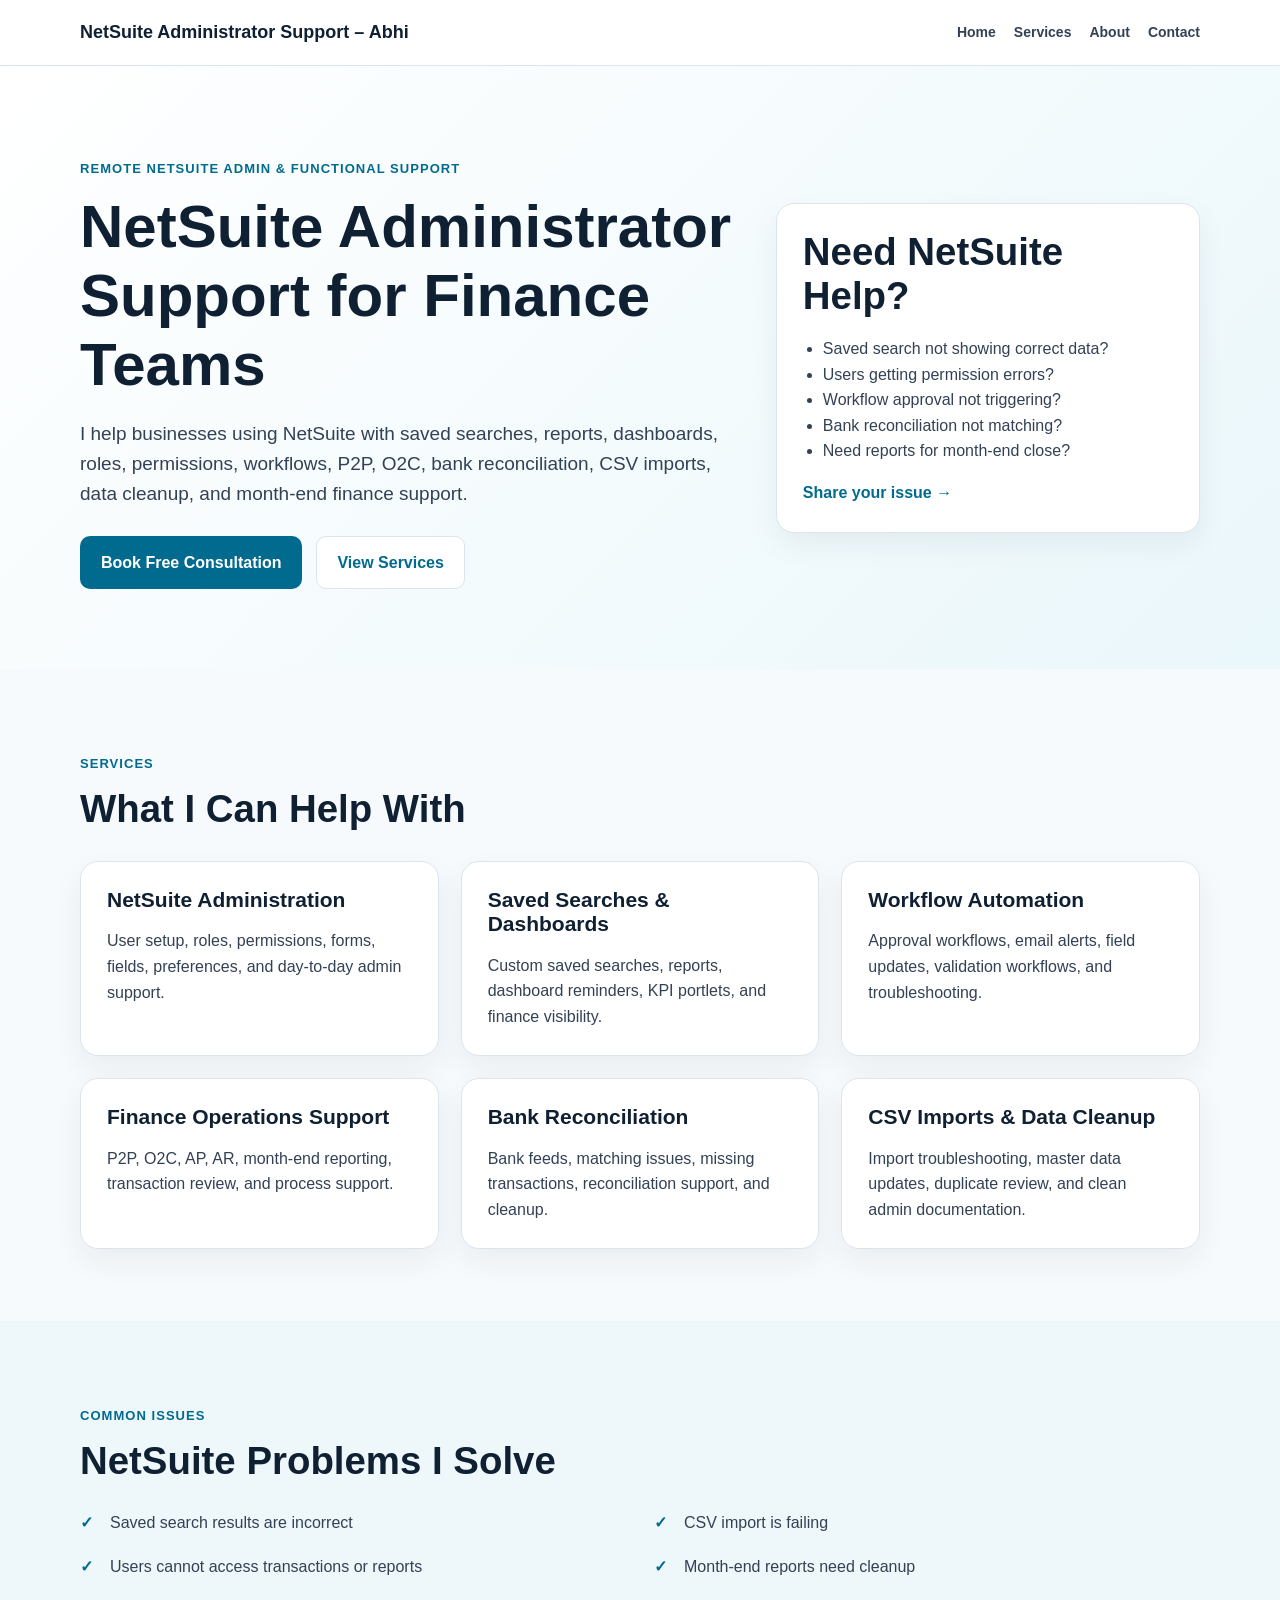
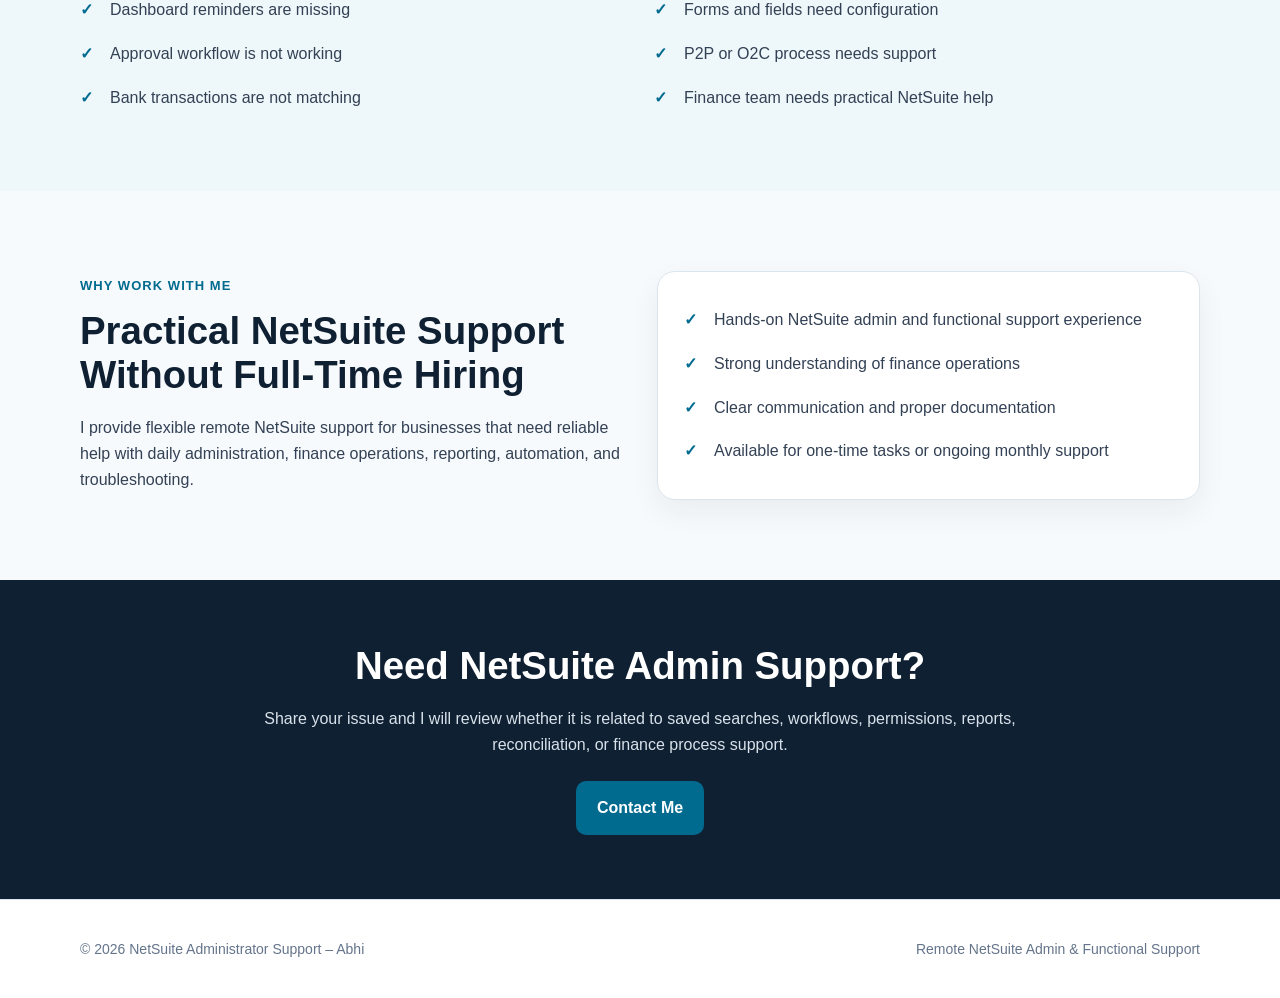
<file: index.html>
<!DOCTYPE html>
<html lang="en">
<head>
  <meta charset="UTF-8" />
  <meta name="viewport" content="width=device-width, initial-scale=1.0" />
  <title>NetSuite Administrator Support – Abhi | Remote NetSuite Admin Support</title>
  <meta name="description" content="Remote NetSuite Administrator and Functional Support for saved searches, reports, dashboards, roles, permissions, workflows, P2P, O2C, bank reconciliation, CSV imports, data cleanup, and month-end support." />
  <meta name="keywords" content="NetSuite Administrator Support, NetSuite Admin Support, NetSuite Saved Searches, NetSuite Workflow Support, NetSuite Bank Reconciliation, NetSuite Reports, NetSuite Dashboards, Remote NetSuite Administrator" />
  <link rel="stylesheet" href="style.css" />
</head>
<body>
  <header class="site-header">
    <div class="container nav">
      <a class="logo" href="index.html">NetSuite Administrator Support – Abhi</a>
      <nav>
        <a href="index.html">Home</a>
        <a href="services.html">Services</a>
        <a href="about.html">About</a>
        <a href="contact.html">Contact</a>
      </nav>
    </div>
  </header>

  <main>
    <section class="hero">
      <div class="container hero-grid">
        <div>
          <p class="eyebrow">Remote NetSuite Admin & Functional Support</p>
          <h1>NetSuite Administrator Support for Finance Teams</h1>
          <p class="hero-text">
            I help businesses using NetSuite with saved searches, reports, dashboards, roles,
            permissions, workflows, P2P, O2C, bank reconciliation, CSV imports, data cleanup,
            and month-end finance support.
          </p>
          <div class="hero-actions">
            <a class="btn primary" href="contact.html">Book Free Consultation</a>
            <a class="btn secondary" href="services.html">View Services</a>
          </div>
        </div>
        <div class="hero-card">
          <h2>Need NetSuite Help?</h2>
          <ul>
            <li>Saved search not showing correct data?</li>
            <li>Users getting permission errors?</li>
            <li>Workflow approval not triggering?</li>
            <li>Bank reconciliation not matching?</li>
            <li>Need reports for month-end close?</li>
          </ul>
          <a class="text-link" href="contact.html">Share your issue →</a>
        </div>
      </div>
    </section>

    <section class="section">
      <div class="container">
        <p class="eyebrow">Services</p>
        <h2>What I Can Help With</h2>
        <div class="cards">
          <div class="card">
            <h3>NetSuite Administration</h3>
            <p>User setup, roles, permissions, forms, fields, preferences, and day-to-day admin support.</p>
          </div>
          <div class="card">
            <h3>Saved Searches & Dashboards</h3>
            <p>Custom saved searches, reports, dashboard reminders, KPI portlets, and finance visibility.</p>
          </div>
          <div class="card">
            <h3>Workflow Automation</h3>
            <p>Approval workflows, email alerts, field updates, validation workflows, and troubleshooting.</p>
          </div>
          <div class="card">
            <h3>Finance Operations Support</h3>
            <p>P2P, O2C, AP, AR, month-end reporting, transaction review, and process support.</p>
          </div>
          <div class="card">
            <h3>Bank Reconciliation</h3>
            <p>Bank feeds, matching issues, missing transactions, reconciliation support, and cleanup.</p>
          </div>
          <div class="card">
            <h3>CSV Imports & Data Cleanup</h3>
            <p>Import troubleshooting, master data updates, duplicate review, and clean admin documentation.</p>
          </div>
        </div>
      </div>
    </section>

    <section class="section soft">
      <div class="container">
        <p class="eyebrow">Common Issues</p>
        <h2>NetSuite Problems I Solve</h2>
        <div class="two-col">
          <ul class="check-list">
            <li>Saved search results are incorrect</li>
            <li>Users cannot access transactions or reports</li>
            <li>Dashboard reminders are missing</li>
            <li>Approval workflow is not working</li>
            <li>Bank transactions are not matching</li>
          </ul>
          <ul class="check-list">
            <li>CSV import is failing</li>
            <li>Month-end reports need cleanup</li>
            <li>Forms and fields need configuration</li>
            <li>P2P or O2C process needs support</li>
            <li>Finance team needs practical NetSuite help</li>
          </ul>
        </div>
      </div>
    </section>

    <section class="section">
      <div class="container split">
        <div>
          <p class="eyebrow">Why Work With Me</p>
          <h2>Practical NetSuite Support Without Full-Time Hiring</h2>
          <p>
            I provide flexible remote NetSuite support for businesses that need reliable help with
            daily administration, finance operations, reporting, automation, and troubleshooting.
          </p>
        </div>
        <div class="panel">
          <ul class="check-list">
            <li>Hands-on NetSuite admin and functional support experience</li>
            <li>Strong understanding of finance operations</li>
            <li>Clear communication and proper documentation</li>
            <li>Available for one-time tasks or ongoing monthly support</li>
          </ul>
        </div>
      </div>
    </section>

    <section class="cta">
      <div class="container">
        <h2>Need NetSuite Admin Support?</h2>
        <p>Share your issue and I will review whether it is related to saved searches, workflows, permissions, reports, reconciliation, or finance process support.</p>
        <a class="btn primary" href="contact.html">Contact Me</a>
      </div>
    </section>
  </main>

  <footer class="site-footer">
    <div class="container footer-grid">
      <p>© 2026 NetSuite Administrator Support – Abhi</p>
      <p>Remote NetSuite Admin & Functional Support</p>
    </div>
  </footer>
</body>
</html>
</file>
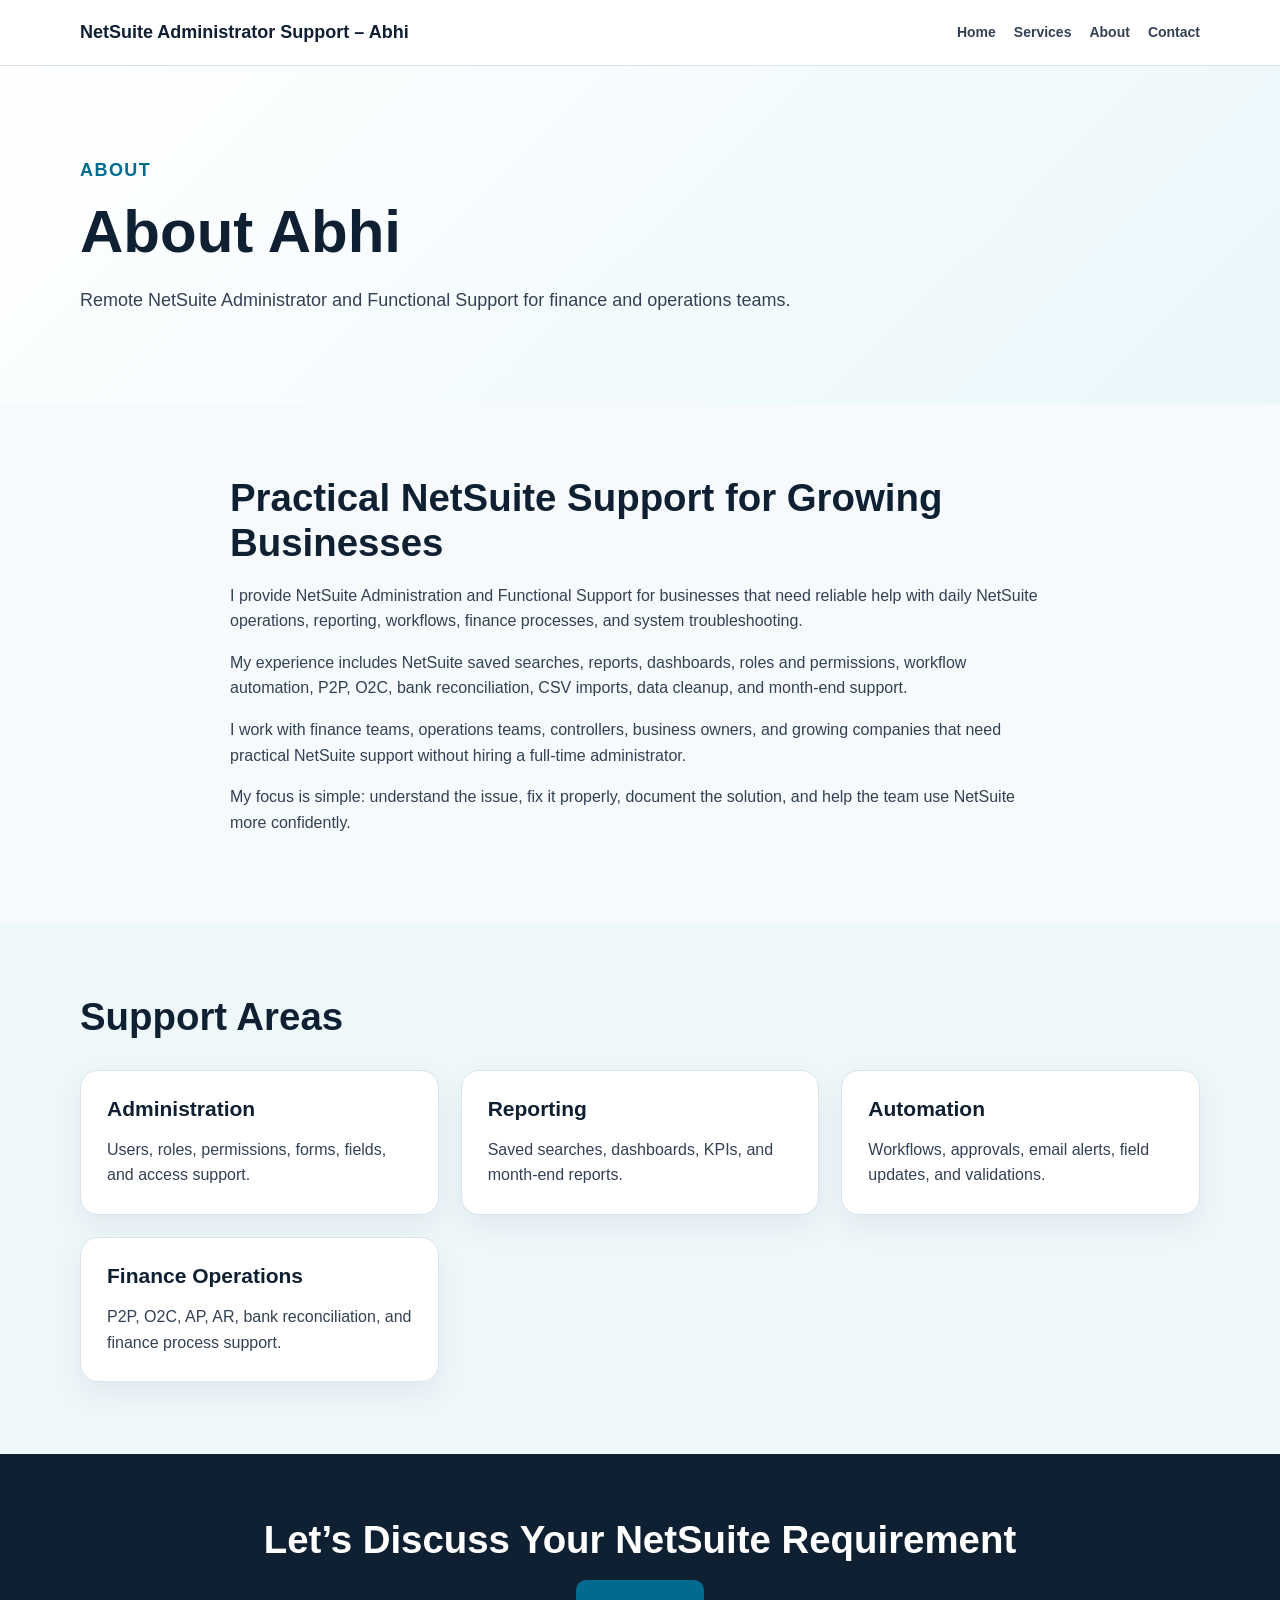
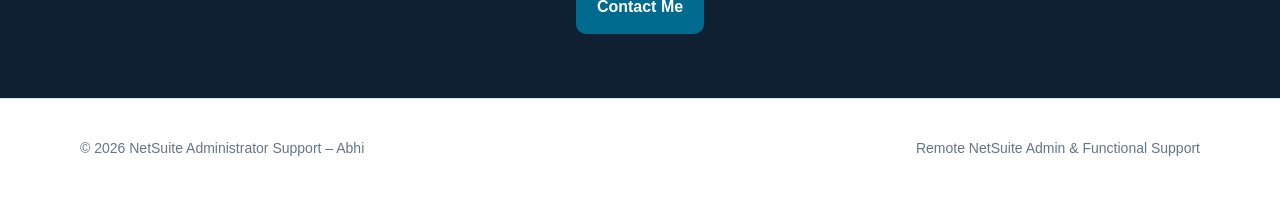
<file: about.html>
<!DOCTYPE html>
<html lang="en">
<head>
  <meta charset="UTF-8" />
  <meta name="viewport" content="width=device-width, initial-scale=1.0" />
  <title>About Abhi | NetSuite Administrator Support</title>
  <meta name="description" content="About Abhi, remote NetSuite Administrator and Functional Support specialist helping businesses with NetSuite admin, saved searches, workflows, finance operations, and bank reconciliation." />
  <link rel="stylesheet" href="style.css" />
</head>
<body>
  <header class="site-header">
    <div class="container nav">
      <a class="logo" href="index.html">NetSuite Administrator Support – Abhi</a>
      <nav>
        <a href="index.html">Home</a>
        <a href="services.html">Services</a>
        <a href="about.html">About</a>
        <a href="contact.html">Contact</a>
      </nav>
    </div>
  </header>

  <main>
    <section class="page-hero">
      <div class="container">
        <p class="eyebrow">About</p>
        <h1>About Abhi</h1>
        <p>Remote NetSuite Administrator and Functional Support for finance and operations teams.</p>
      </div>
    </section>

    <section class="section">
      <div class="container narrow">
        <h2>Practical NetSuite Support for Growing Businesses</h2>
        <p>
          I provide NetSuite Administration and Functional Support for businesses that need reliable help
          with daily NetSuite operations, reporting, workflows, finance processes, and system troubleshooting.
        </p>
        <p>
          My experience includes NetSuite saved searches, reports, dashboards, roles and permissions,
          workflow automation, P2P, O2C, bank reconciliation, CSV imports, data cleanup, and month-end support.
        </p>
        <p>
          I work with finance teams, operations teams, controllers, business owners, and growing companies
          that need practical NetSuite support without hiring a full-time administrator.
        </p>
        <p>
          My focus is simple: understand the issue, fix it properly, document the solution, and help the team
          use NetSuite more confidently.
        </p>
      </div>
    </section>

    <section class="section soft">
      <div class="container">
        <h2>Support Areas</h2>
        <div class="cards">
          <div class="card"><h3>Administration</h3><p>Users, roles, permissions, forms, fields, and access support.</p></div>
          <div class="card"><h3>Reporting</h3><p>Saved searches, dashboards, KPIs, and month-end reports.</p></div>
          <div class="card"><h3>Automation</h3><p>Workflows, approvals, email alerts, field updates, and validations.</p></div>
          <div class="card"><h3>Finance Operations</h3><p>P2P, O2C, AP, AR, bank reconciliation, and finance process support.</p></div>
        </div>
      </div>
    </section>

    <section class="cta">
      <div class="container">
        <h2>Let’s Discuss Your NetSuite Requirement</h2>
        <a class="btn primary" href="contact.html">Contact Me</a>
      </div>
    </section>
  </main>

  <footer class="site-footer">
    <div class="container footer-grid">
      <p>© 2026 NetSuite Administrator Support – Abhi</p>
      <p>Remote NetSuite Admin & Functional Support</p>
    </div>
  </footer>
</body>
</html>
</file>
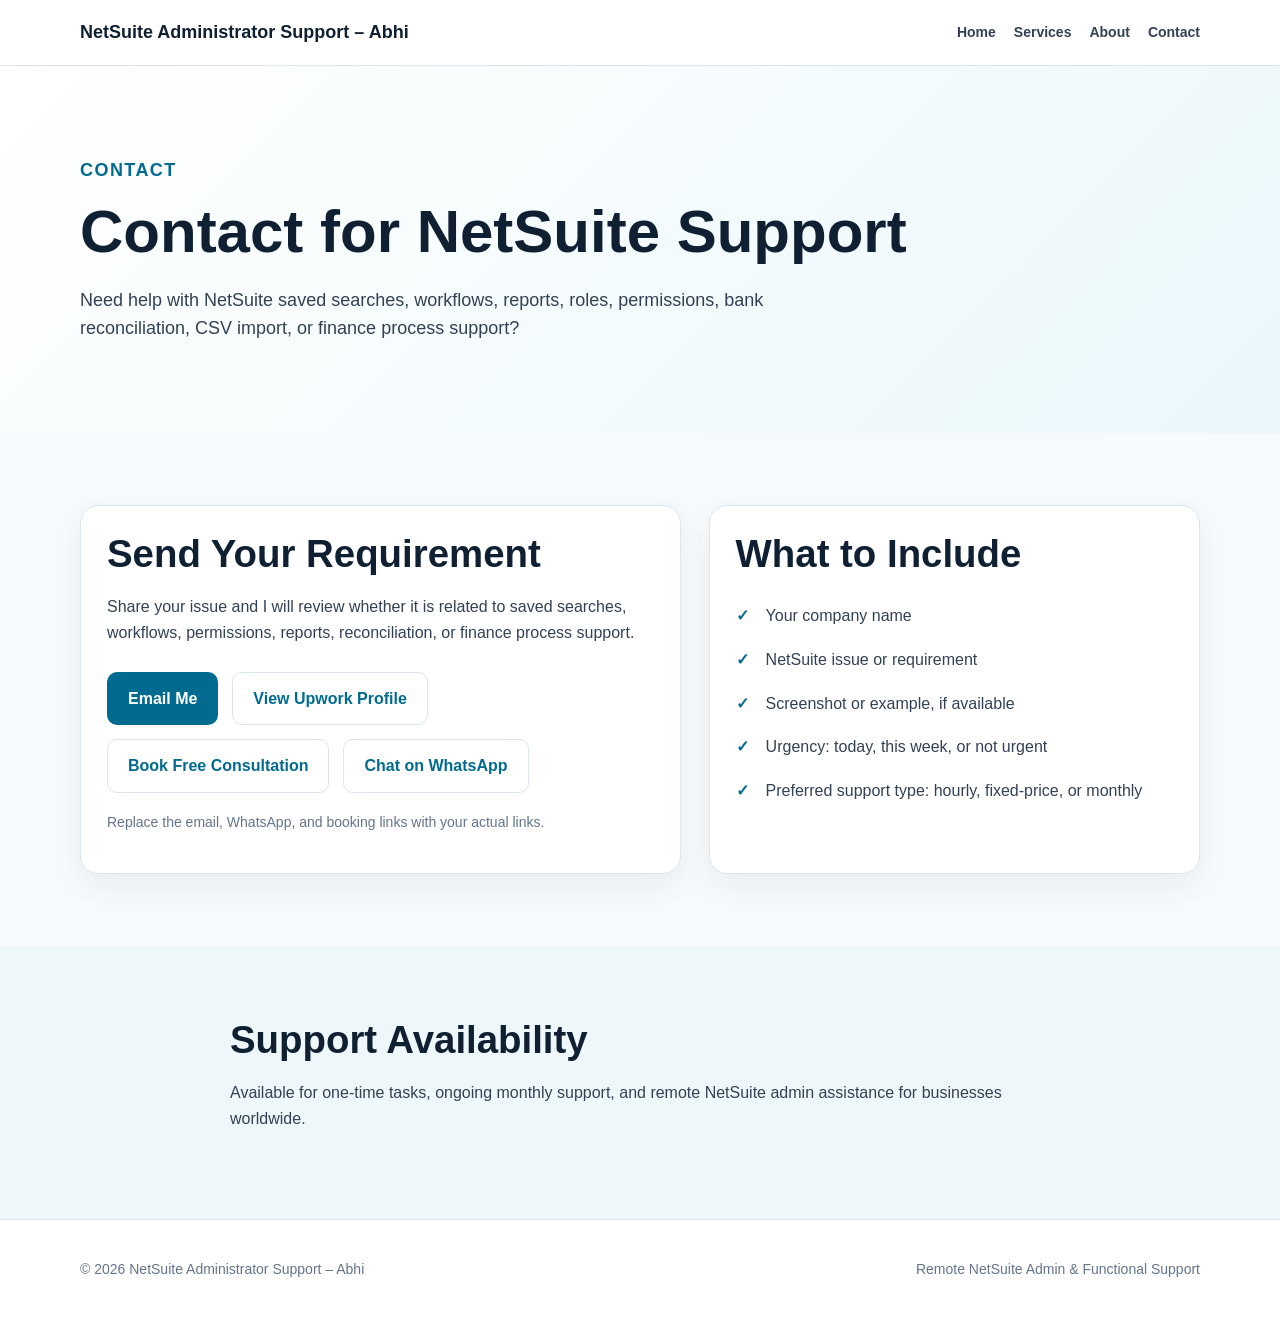
<file: contact.html>
<!DOCTYPE html>
<html lang="en">
<head>
  <meta charset="UTF-8" />
  <meta name="viewport" content="width=device-width, initial-scale=1.0" />
  <title>Contact NetSuite Administrator Support – Abhi</title>
  <meta name="description" content="Contact Abhi for remote NetSuite administrator support, saved searches, workflows, reports, dashboards, roles, permissions, bank reconciliation, and finance operations support." />
  <link rel="stylesheet" href="style.css" />
</head>
<body>
  <header class="site-header">
    <div class="container nav">
      <a class="logo" href="index.html">NetSuite Administrator Support – Abhi</a>
      <nav>
        <a href="index.html">Home</a>
        <a href="services.html">Services</a>
        <a href="about.html">About</a>
        <a href="contact.html">Contact</a>
      </nav>
    </div>
  </header>

  <main>
    <section class="page-hero">
      <div class="container">
        <p class="eyebrow">Contact</p>
        <h1>Contact for NetSuite Support</h1>
        <p>Need help with NetSuite saved searches, workflows, reports, roles, permissions, bank reconciliation, CSV import, or finance process support?</p>
      </div>
    </section>

    <section class="section">
      <div class="container contact-grid">
        <div class="panel">
          <h2>Send Your Requirement</h2>
          <p>Share your issue and I will review whether it is related to saved searches, workflows, permissions, reports, reconciliation, or finance process support.</p>
          <div class="contact-actions">
            <a class="btn primary" href="mailto:your-email@example.com">Email Me</a>
            <a class="btn secondary" href="https://www.upwork.com/freelancers/~01fdb9c9434a788a87?mp_source=share" target="_blank" rel="noopener">View Upwork Profile</a>
            <a class="btn secondary" href="#" target="_blank" rel="noopener">Book Free Consultation</a>
            <a class="btn secondary" href="#" target="_blank" rel="noopener">Chat on WhatsApp</a>
          </div>
          <p class="small-note">Replace the email, WhatsApp, and booking links with your actual links.</p>
        </div>

        <div class="panel">
          <h2>What to Include</h2>
          <ul class="check-list">
            <li>Your company name</li>
            <li>NetSuite issue or requirement</li>
            <li>Screenshot or example, if available</li>
            <li>Urgency: today, this week, or not urgent</li>
            <li>Preferred support type: hourly, fixed-price, or monthly</li>
          </ul>
        </div>
      </div>
    </section>

    <section class="section soft">
      <div class="container narrow">
        <h2>Support Availability</h2>
        <p>Available for one-time tasks, ongoing monthly support, and remote NetSuite admin assistance for businesses worldwide.</p>
      </div>
    </section>
  </main>

  <footer class="site-footer">
    <div class="container footer-grid">
      <p>© 2026 NetSuite Administrator Support – Abhi</p>
      <p>Remote NetSuite Admin & Functional Support</p>
    </div>
  </footer>
</body>
</html>
</file>
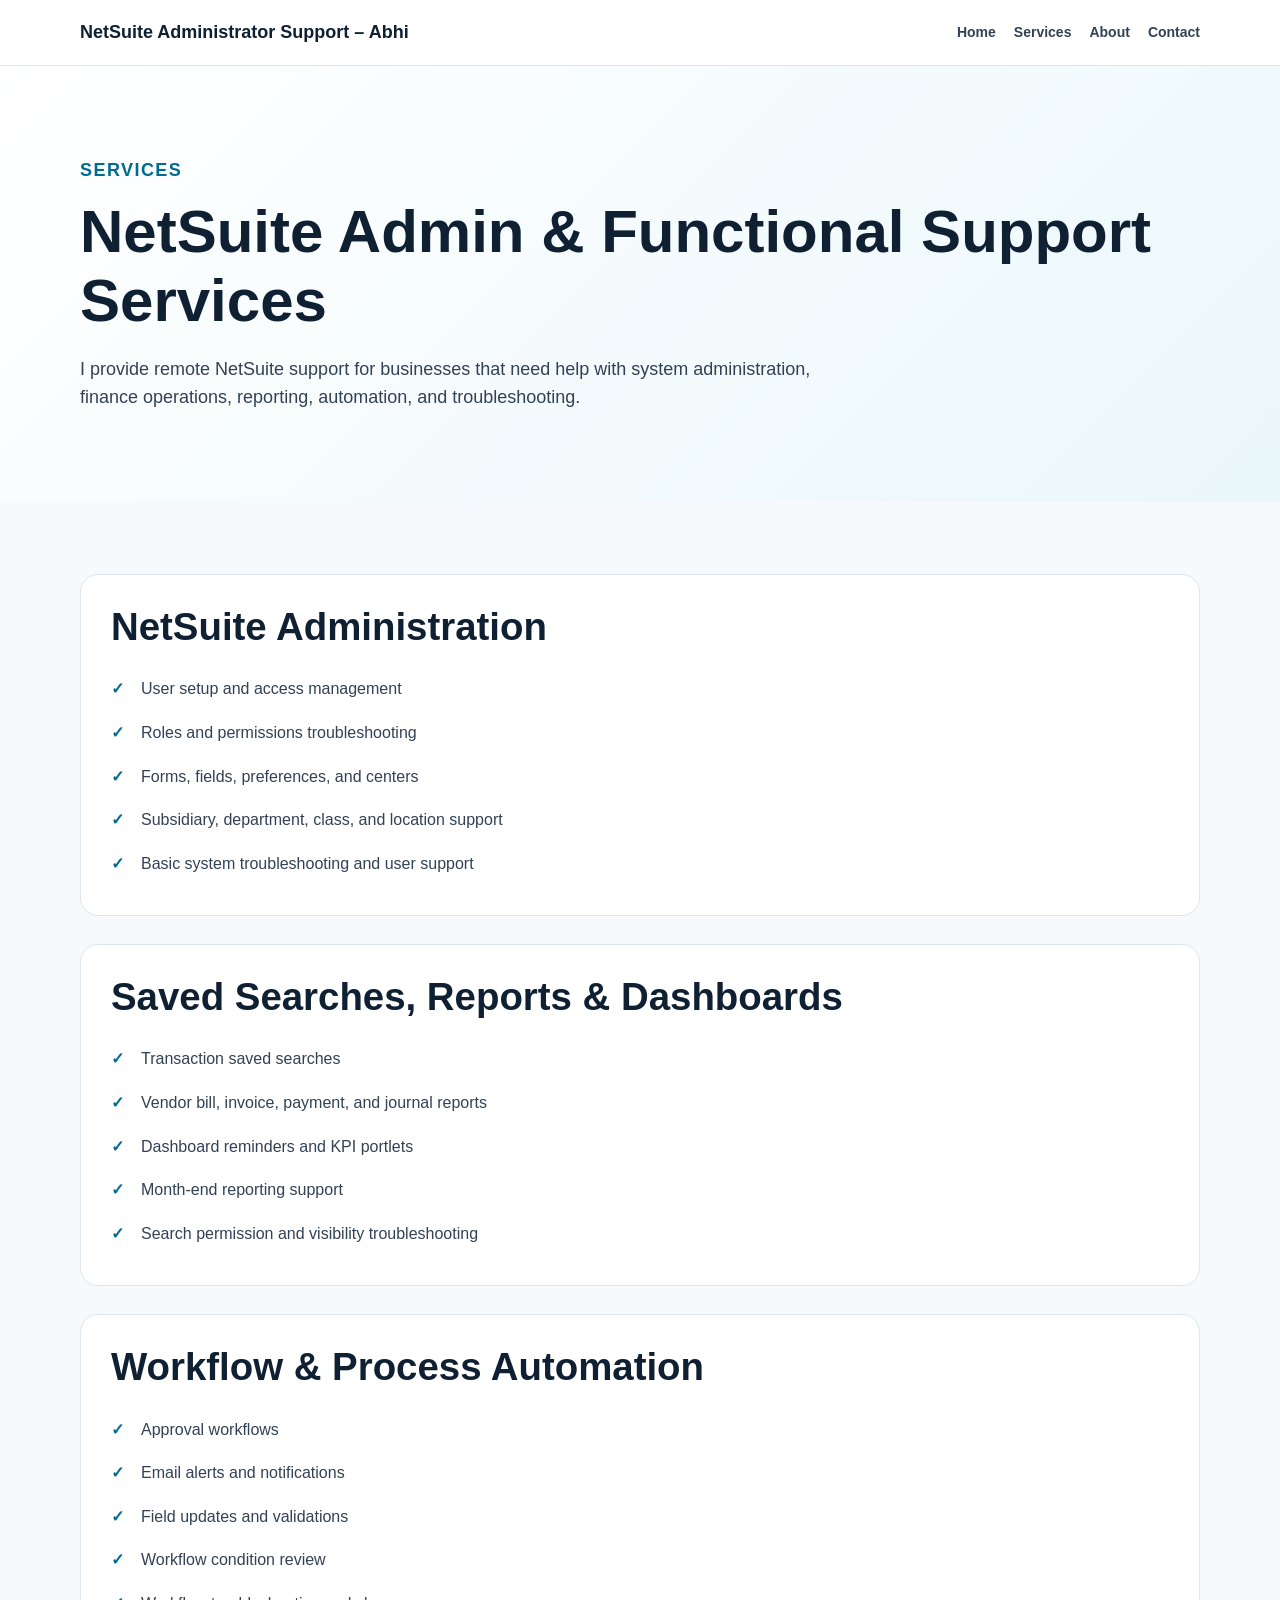
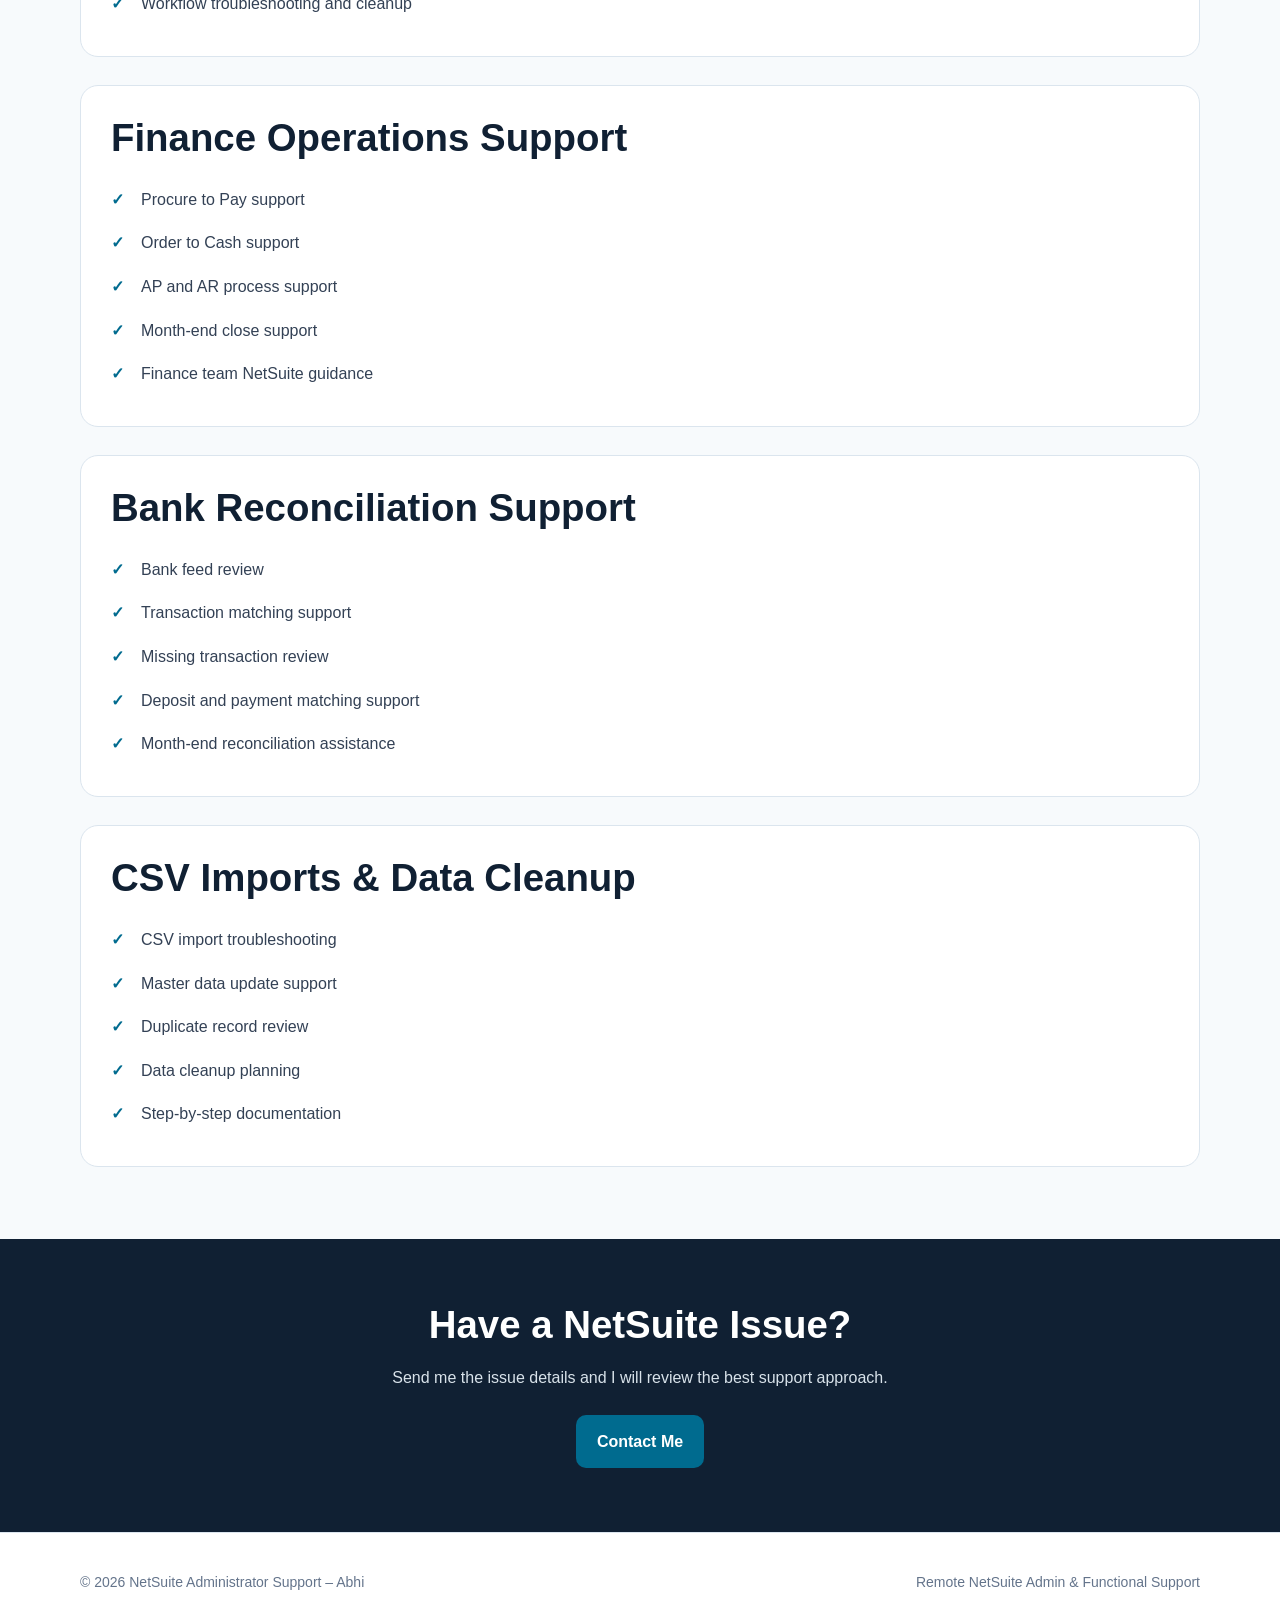
<file: services.html>
<!DOCTYPE html>
<html lang="en">
<head>
  <meta charset="UTF-8" />
  <meta name="viewport" content="width=device-width, initial-scale=1.0" />
  <title>NetSuite Admin Support Services | NetSuite Administrator Support – Abhi</title>
  <meta name="description" content="NetSuite admin and functional support services including saved searches, dashboards, workflows, roles, permissions, P2P, O2C, bank reconciliation, CSV imports, and month-end support." />
  <link rel="stylesheet" href="style.css" />
</head>
<body>
  <header class="site-header">
    <div class="container nav">
      <a class="logo" href="index.html">NetSuite Administrator Support – Abhi</a>
      <nav>
        <a href="index.html">Home</a>
        <a href="services.html">Services</a>
        <a href="about.html">About</a>
        <a href="contact.html">Contact</a>
      </nav>
    </div>
  </header>

  <main>
    <section class="page-hero">
      <div class="container">
        <p class="eyebrow">Services</p>
        <h1>NetSuite Admin & Functional Support Services</h1>
        <p>I provide remote NetSuite support for businesses that need help with system administration, finance operations, reporting, automation, and troubleshooting.</p>
      </div>
    </section>

    <section class="section">
      <div class="container service-list">
        <article>
          <h2>NetSuite Administration</h2>
          <ul class="check-list">
            <li>User setup and access management</li>
            <li>Roles and permissions troubleshooting</li>
            <li>Forms, fields, preferences, and centers</li>
            <li>Subsidiary, department, class, and location support</li>
            <li>Basic system troubleshooting and user support</li>
          </ul>
        </article>

        <article>
          <h2>Saved Searches, Reports & Dashboards</h2>
          <ul class="check-list">
            <li>Transaction saved searches</li>
            <li>Vendor bill, invoice, payment, and journal reports</li>
            <li>Dashboard reminders and KPI portlets</li>
            <li>Month-end reporting support</li>
            <li>Search permission and visibility troubleshooting</li>
          </ul>
        </article>

        <article>
          <h2>Workflow & Process Automation</h2>
          <ul class="check-list">
            <li>Approval workflows</li>
            <li>Email alerts and notifications</li>
            <li>Field updates and validations</li>
            <li>Workflow condition review</li>
            <li>Workflow troubleshooting and cleanup</li>
          </ul>
        </article>

        <article>
          <h2>Finance Operations Support</h2>
          <ul class="check-list">
            <li>Procure to Pay support</li>
            <li>Order to Cash support</li>
            <li>AP and AR process support</li>
            <li>Month-end close support</li>
            <li>Finance team NetSuite guidance</li>
          </ul>
        </article>

        <article>
          <h2>Bank Reconciliation Support</h2>
          <ul class="check-list">
            <li>Bank feed review</li>
            <li>Transaction matching support</li>
            <li>Missing transaction review</li>
            <li>Deposit and payment matching support</li>
            <li>Month-end reconciliation assistance</li>
          </ul>
        </article>

        <article>
          <h2>CSV Imports & Data Cleanup</h2>
          <ul class="check-list">
            <li>CSV import troubleshooting</li>
            <li>Master data update support</li>
            <li>Duplicate record review</li>
            <li>Data cleanup planning</li>
            <li>Step-by-step documentation</li>
          </ul>
        </article>
      </div>
    </section>

    <section class="cta">
      <div class="container">
        <h2>Have a NetSuite Issue?</h2>
        <p>Send me the issue details and I will review the best support approach.</p>
        <a class="btn primary" href="contact.html">Contact Me</a>
      </div>
    </section>
  </main>

  <footer class="site-footer">
    <div class="container footer-grid">
      <p>© 2026 NetSuite Administrator Support – Abhi</p>
      <p>Remote NetSuite Admin & Functional Support</p>
    </div>
  </footer>
</body>
</html>
</file>
<file: style.css>
* {
  box-sizing: border-box;
}

:root {
  --bg: #f7fafc;
  --dark: #102033;
  --text: #334155;
  --muted: #64748b;
  --primary: #006b8f;
  --primary-dark: #004f6a;
  --border: #dbe5ee;
  --card: #ffffff;
  --soft: #eef7fa;
}

body {
  margin: 0;
  font-family: Arial, Helvetica, sans-serif;
  color: var(--text);
  background: var(--bg);
  line-height: 1.6;
}

a {
  color: inherit;
}

.container {
  width: min(1120px, 92%);
  margin: 0 auto;
}

.site-header {
  background: #ffffff;
  border-bottom: 1px solid var(--border);
  position: sticky;
  top: 0;
  z-index: 10;
}

.nav {
  display: flex;
  align-items: center;
  justify-content: space-between;
  padding: 18px 0;
  gap: 20px;
}

.logo {
  font-weight: 700;
  color: var(--dark);
  text-decoration: none;
  font-size: 18px;
}

nav {
  display: flex;
  gap: 18px;
  flex-wrap: wrap;
}

nav a {
  text-decoration: none;
  color: var(--text);
  font-weight: 600;
  font-size: 14px;
}

nav a:hover {
  color: var(--primary);
}

.hero {
  padding: 80px 0;
  background: linear-gradient(135deg, #ffffff 0%, #eaf7fb 100%);
}

.hero-grid {
  display: grid;
  grid-template-columns: 1.4fr 0.9fr;
  gap: 36px;
  align-items: center;
}

.eyebrow {
  color: var(--primary);
  font-weight: 700;
  text-transform: uppercase;
  letter-spacing: 0.08em;
  font-size: 13px;
  margin-bottom: 12px;
}

h1, h2, h3 {
  color: var(--dark);
  line-height: 1.15;
  margin-top: 0;
}

h1 {
  font-size: clamp(36px, 5vw, 60px);
  margin-bottom: 20px;
}

h2 {
  font-size: clamp(28px, 3vw, 40px);
  margin-bottom: 18px;
}

h3 {
  font-size: 21px;
  margin-bottom: 10px;
}

.hero-text {
  font-size: 19px;
  max-width: 760px;
  color: var(--text);
}

.hero-actions, .contact-actions {
  display: flex;
  gap: 14px;
  flex-wrap: wrap;
  margin-top: 26px;
}

.btn {
  display: inline-block;
  padding: 13px 20px;
  border-radius: 10px;
  text-decoration: none;
  font-weight: 700;
  border: 1px solid transparent;
}

.btn.primary {
  background: var(--primary);
  color: #ffffff;
}

.btn.primary:hover {
  background: var(--primary-dark);
}

.btn.secondary {
  background: #ffffff;
  color: var(--primary);
  border-color: var(--border);
}

.btn.secondary:hover {
  border-color: var(--primary);
}

.hero-card, .panel, .card {
  background: var(--card);
  border: 1px solid var(--border);
  border-radius: 18px;
  padding: 26px;
  box-shadow: 0 12px 30px rgba(16, 32, 51, 0.06);
}

.hero-card ul {
  padding-left: 20px;
}

.text-link {
  color: var(--primary);
  font-weight: 700;
  text-decoration: none;
}

.section {
  padding: 72px 0;
}

.section.soft {
  background: var(--soft);
}

.page-hero {
  padding: 72px 0;
  background: linear-gradient(135deg, #ffffff 0%, #eaf7fb 100%);
}

.page-hero p {
  font-size: 18px;
  max-width: 760px;
}

.cards {
  display: grid;
  grid-template-columns: repeat(3, 1fr);
  gap: 22px;
  margin-top: 30px;
}

.card p {
  margin-bottom: 0;
}

.two-col {
  display: grid;
  grid-template-columns: 1fr 1fr;
  gap: 28px;
}

.check-list {
  padding-left: 0;
  list-style: none;
  margin: 0;
}

.check-list li {
  padding: 9px 0 9px 30px;
  position: relative;
}

.check-list li::before {
  content: "✓";
  position: absolute;
  left: 0;
  color: var(--primary);
  font-weight: 900;
}

.split {
  display: grid;
  grid-template-columns: 1fr 1fr;
  gap: 34px;
  align-items: center;
}

.service-list {
  display: grid;
  gap: 28px;
}

.service-list article {
  background: #ffffff;
  border: 1px solid var(--border);
  border-radius: 18px;
  padding: 30px;
}

.contact-grid {
  display: grid;
  grid-template-columns: 1.1fr 0.9fr;
  gap: 28px;
}

.narrow {
  max-width: 820px;
}

.cta {
  background: var(--dark);
  color: #ffffff;
  padding: 64px 0;
  text-align: center;
}

.cta h2 {
  color: #ffffff;
}

.cta p {
  max-width: 760px;
  margin: 0 auto 24px;
  color: #d8e2ea;
}

.site-footer {
  background: #ffffff;
  border-top: 1px solid var(--border);
  padding: 24px 0;
  color: var(--muted);
  font-size: 14px;
}

.footer-grid {
  display: flex;
  justify-content: space-between;
  gap: 16px;
  flex-wrap: wrap;
}

.small-note {
  color: var(--muted);
  font-size: 14px;
  margin-top: 18px;
}

@media (max-width: 850px) {
  .hero-grid, .cards, .two-col, .split, .contact-grid {
    grid-template-columns: 1fr;
  }

  .nav {
    align-items: flex-start;
    flex-direction: column;
  }

  .hero, .section, .page-hero {
    padding: 48px 0;
  }
}
</file>
